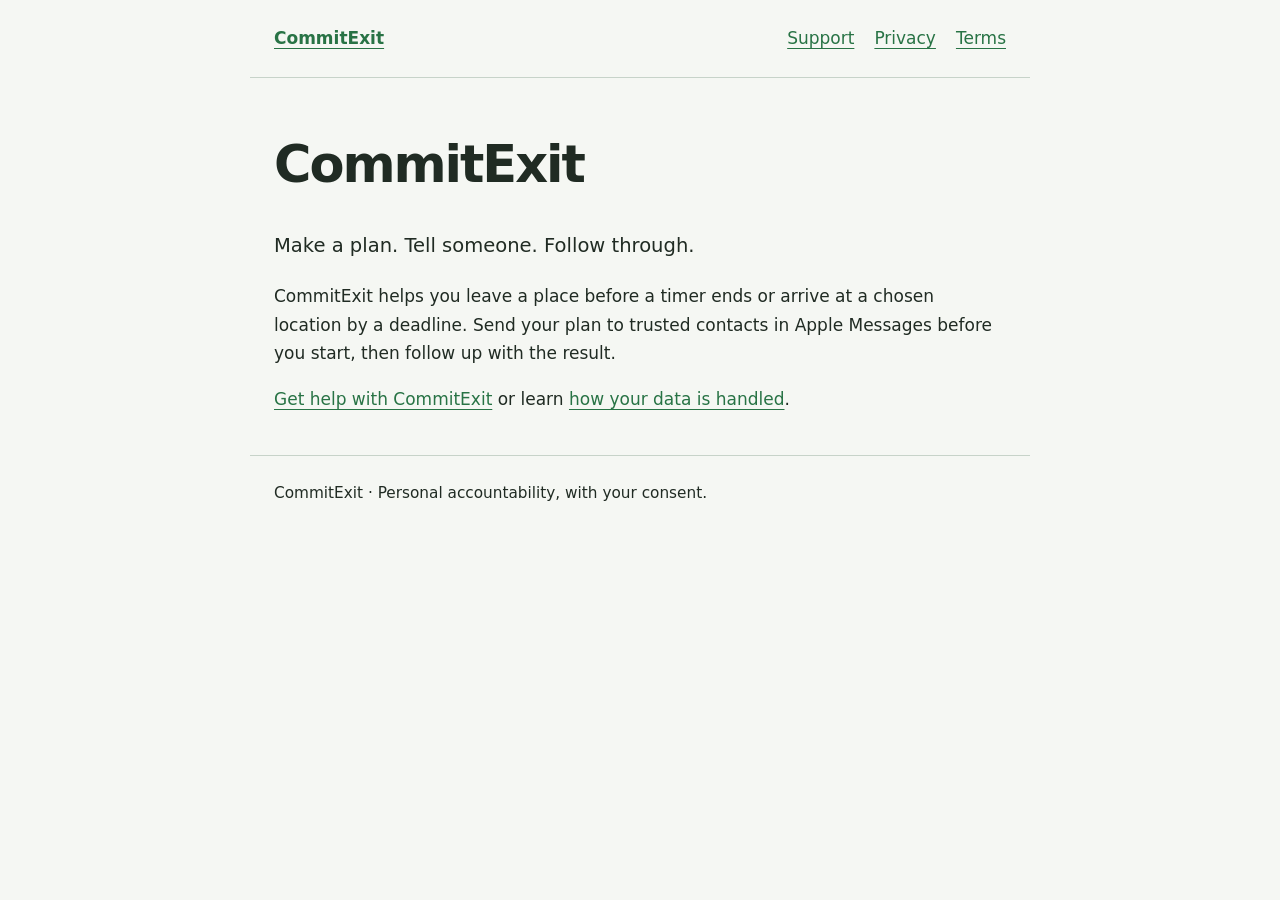
<file: CommitExit/index.html>
<!doctype html>
<html lang="en"><head><meta charset="utf-8"><meta name="viewport" content="width=device-width, initial-scale=1">
<title>CommitExit</title><meta name="description" content="CommitExit — commitments, messages, and privacy.">
<link rel="stylesheet" href="style.css"></head><body>
<header><a href="index.html"><strong>CommitExit</strong></a><nav aria-label="Main navigation"><a href="support.html">Support</a><a href="privacy.html">Privacy</a><a href="terms.html">Terms</a></nav></header>
<main><h1>CommitExit</h1><p class="lead">Make a plan. Tell someone. Follow through.</p>
<p>CommitExit helps you leave a place before a timer ends or arrive at a chosen location by a deadline. Send your plan to trusted contacts in Apple Messages before you start, then follow up with the result.</p>
<p><a href="support.html">Get help with CommitExit</a> or learn <a href="privacy.html">how your data is handled</a>.</p></main><footer>CommitExit · Personal accountability, with your consent.</footer>
</body></html>
</file>
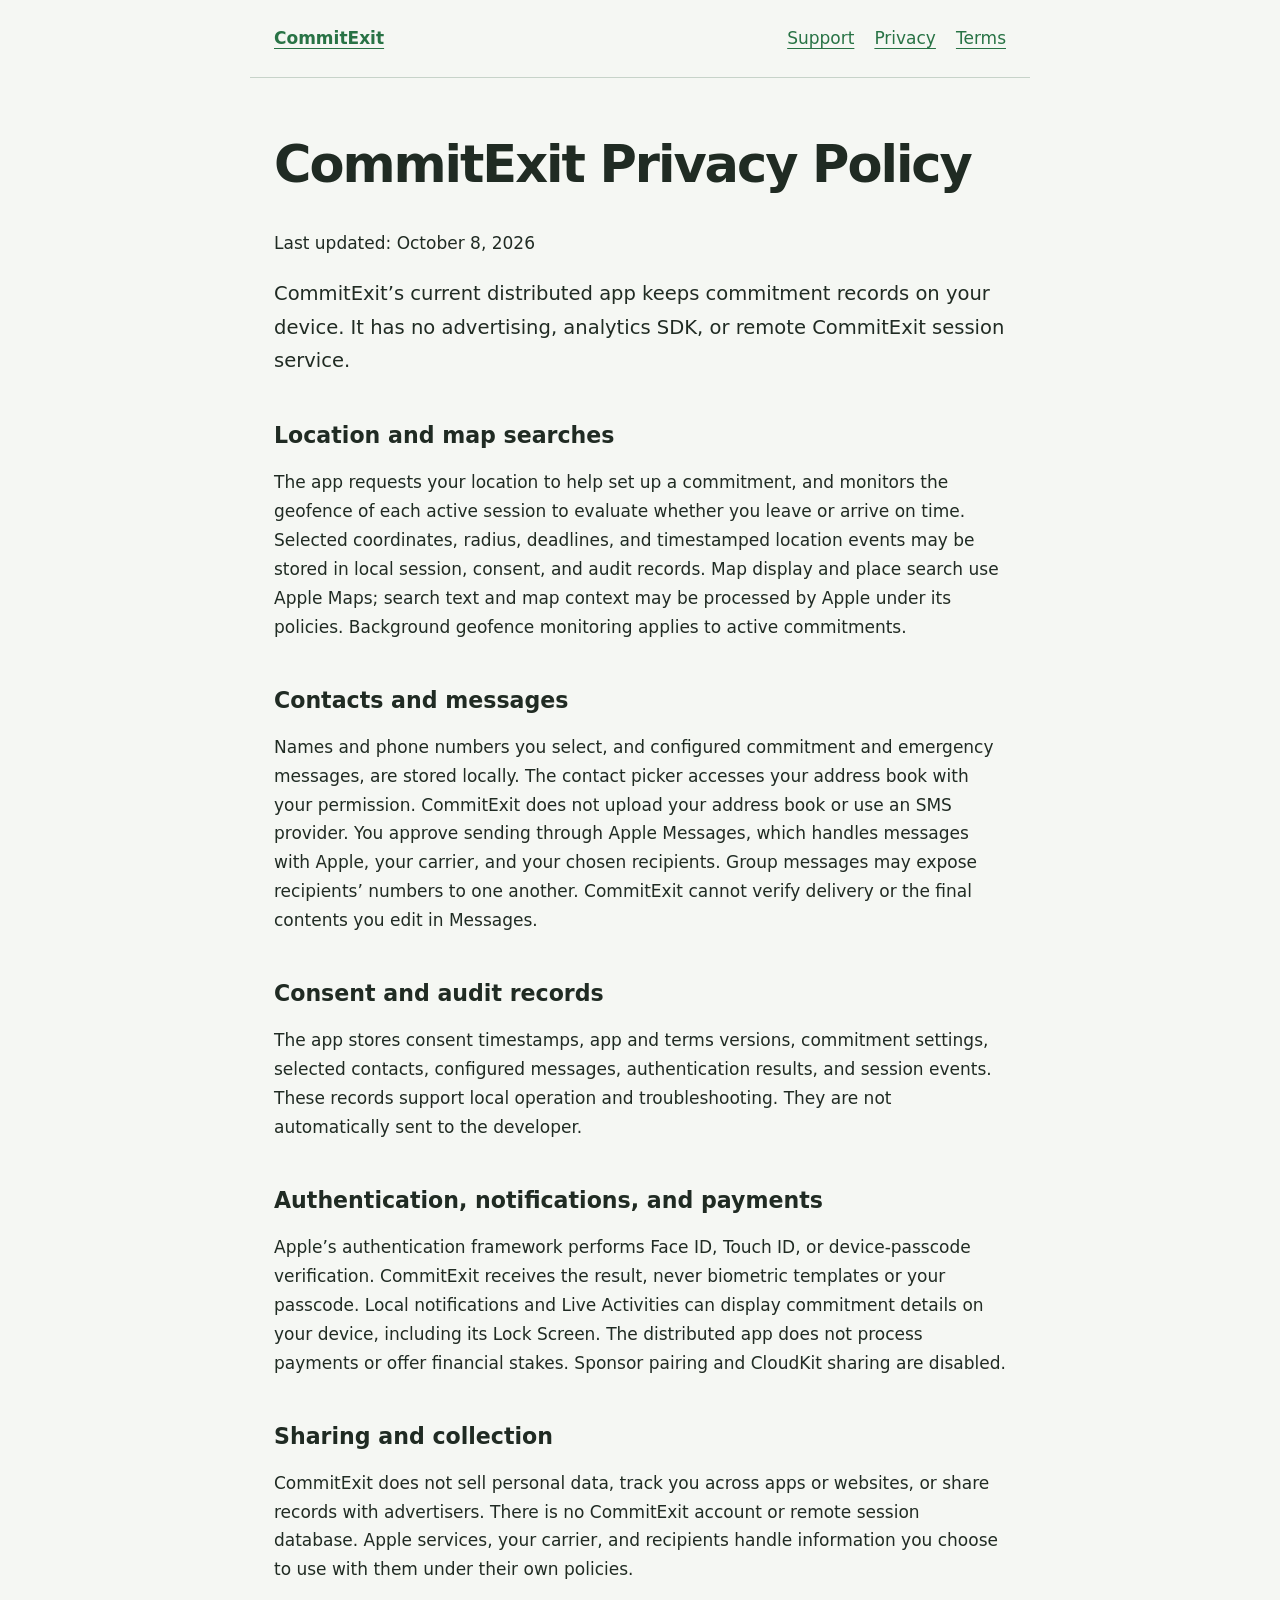
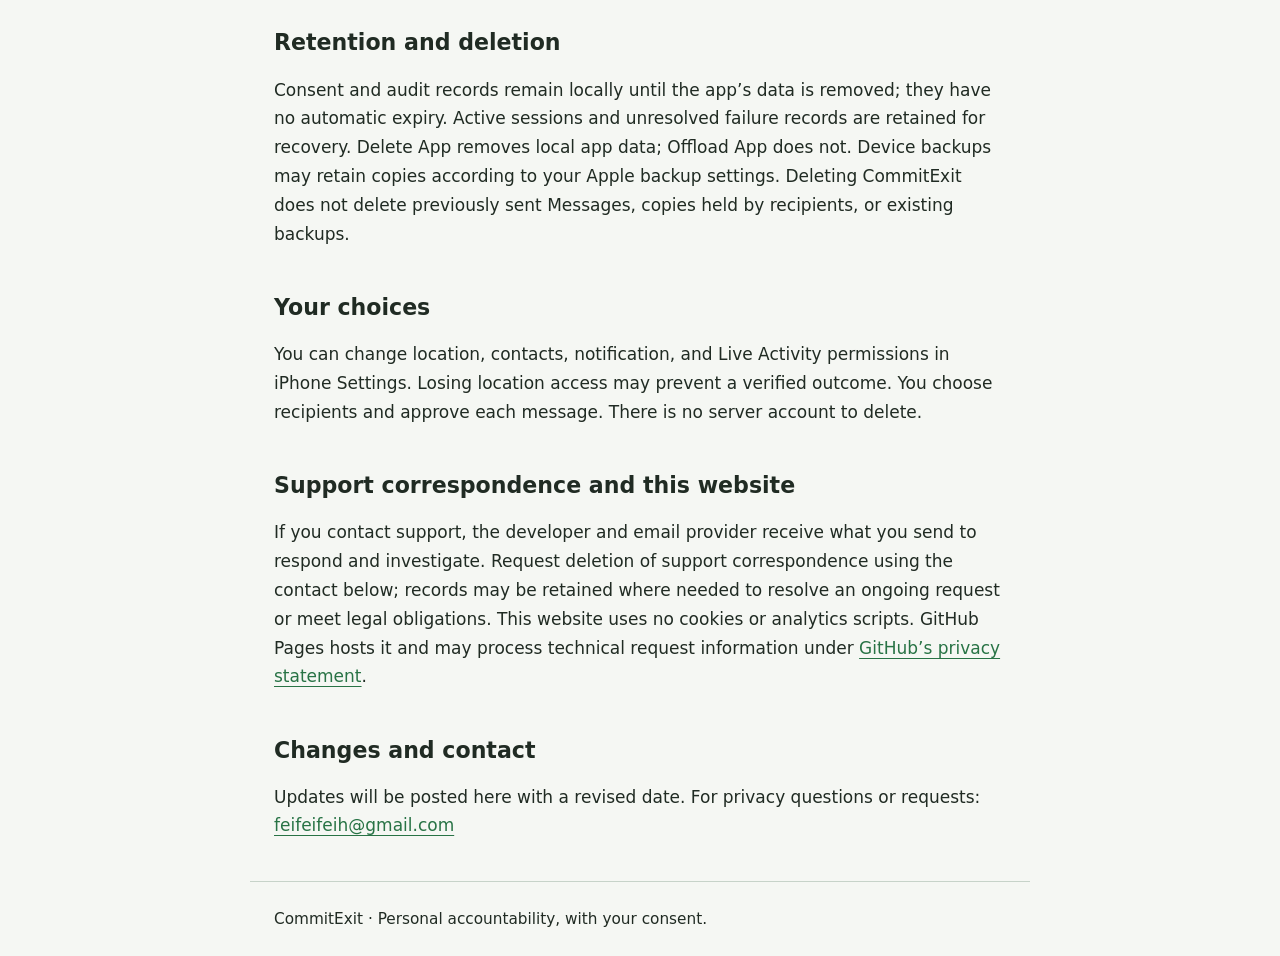
<file: CommitExit/privacy.html>
<!doctype html>
<html lang="en"><head><meta charset="utf-8"><meta name="viewport" content="width=device-width, initial-scale=1">
<title>CommitExit Privacy Policy</title><meta name="description" content="CommitExit Privacy Policy — commitments, messages, and privacy.">
<link rel="stylesheet" href="style.css"></head><body>
<header><a href="index.html"><strong>CommitExit</strong></a><nav aria-label="Main navigation"><a href="support.html">Support</a><a href="privacy.html">Privacy</a><a href="terms.html">Terms</a></nav></header>
<main><h1>CommitExit Privacy Policy</h1><p>Last updated: October 8, 2026</p>
<p class="lead">CommitExit’s current distributed app keeps commitment records on your device. It has no advertising, analytics SDK, or remote CommitExit session service.</p>
<h2>Location and map searches</h2><p>The app requests your location to help set up a commitment, and monitors the geofence of each active session to evaluate whether you leave or arrive on time. Selected coordinates, radius, deadlines, and timestamped location events may be stored in local session, consent, and audit records. Map display and place search use Apple Maps; search text and map context may be processed by Apple under its policies. Background geofence monitoring applies to active commitments.</p>
<h2>Contacts and messages</h2><p>Names and phone numbers you select, and configured commitment and emergency messages, are stored locally. The contact picker accesses your address book with your permission. CommitExit does not upload your address book or use an SMS provider. You approve sending through Apple Messages, which handles messages with Apple, your carrier, and your chosen recipients. Group messages may expose recipients’ numbers to one another. CommitExit cannot verify delivery or the final contents you edit in Messages.</p>
<h2>Consent and audit records</h2><p>The app stores consent timestamps, app and terms versions, commitment settings, selected contacts, configured messages, authentication results, and session events. These records support local operation and troubleshooting. They are not automatically sent to the developer.</p>
<h2>Authentication, notifications, and payments</h2><p>Apple’s authentication framework performs Face ID, Touch ID, or device-passcode verification. CommitExit receives the result, never biometric templates or your passcode. Local notifications and Live Activities can display commitment details on your device, including its Lock Screen. The distributed app does not process payments or offer financial stakes. Sponsor pairing and CloudKit sharing are disabled.</p>
<h2>Sharing and collection</h2><p>CommitExit does not sell personal data, track you across apps or websites, or share records with advertisers. There is no CommitExit account or remote session database. Apple services, your carrier, and recipients handle information you choose to use with them under their own policies.</p>
<h2>Retention and deletion</h2><p>Consent and audit records remain locally until the app’s data is removed; they have no automatic expiry. Active sessions and unresolved failure records are retained for recovery. Delete App removes local app data; Offload App does not. Device backups may retain copies according to your Apple backup settings. Deleting CommitExit does not delete previously sent Messages, copies held by recipients, or existing backups.</p>
<h2>Your choices</h2><p>You can change location, contacts, notification, and Live Activity permissions in iPhone Settings. Losing location access may prevent a verified outcome. You choose recipients and approve each message. There is no server account to delete.</p>
<h2>Support correspondence and this website</h2><p>If you contact support, the developer and email provider receive what you send to respond and investigate. Request deletion of support correspondence using the contact below; records may be retained where needed to resolve an ongoing request or meet legal obligations. This website uses no cookies or analytics scripts. GitHub Pages hosts it and may process technical request information under <a href="https://docs.github.com/en/site-policy/privacy-policies/github-general-privacy-statement">GitHub’s privacy statement</a>.</p>
<h2>Changes and contact</h2><p>Updates will be posted here with a revised date. For privacy questions or requests: <a href="mailto:feifeifeih@gmail.com">feifeifeih@gmail.com</a></p></main><footer>CommitExit · Personal accountability, with your consent.</footer>
</body></html>
</file>
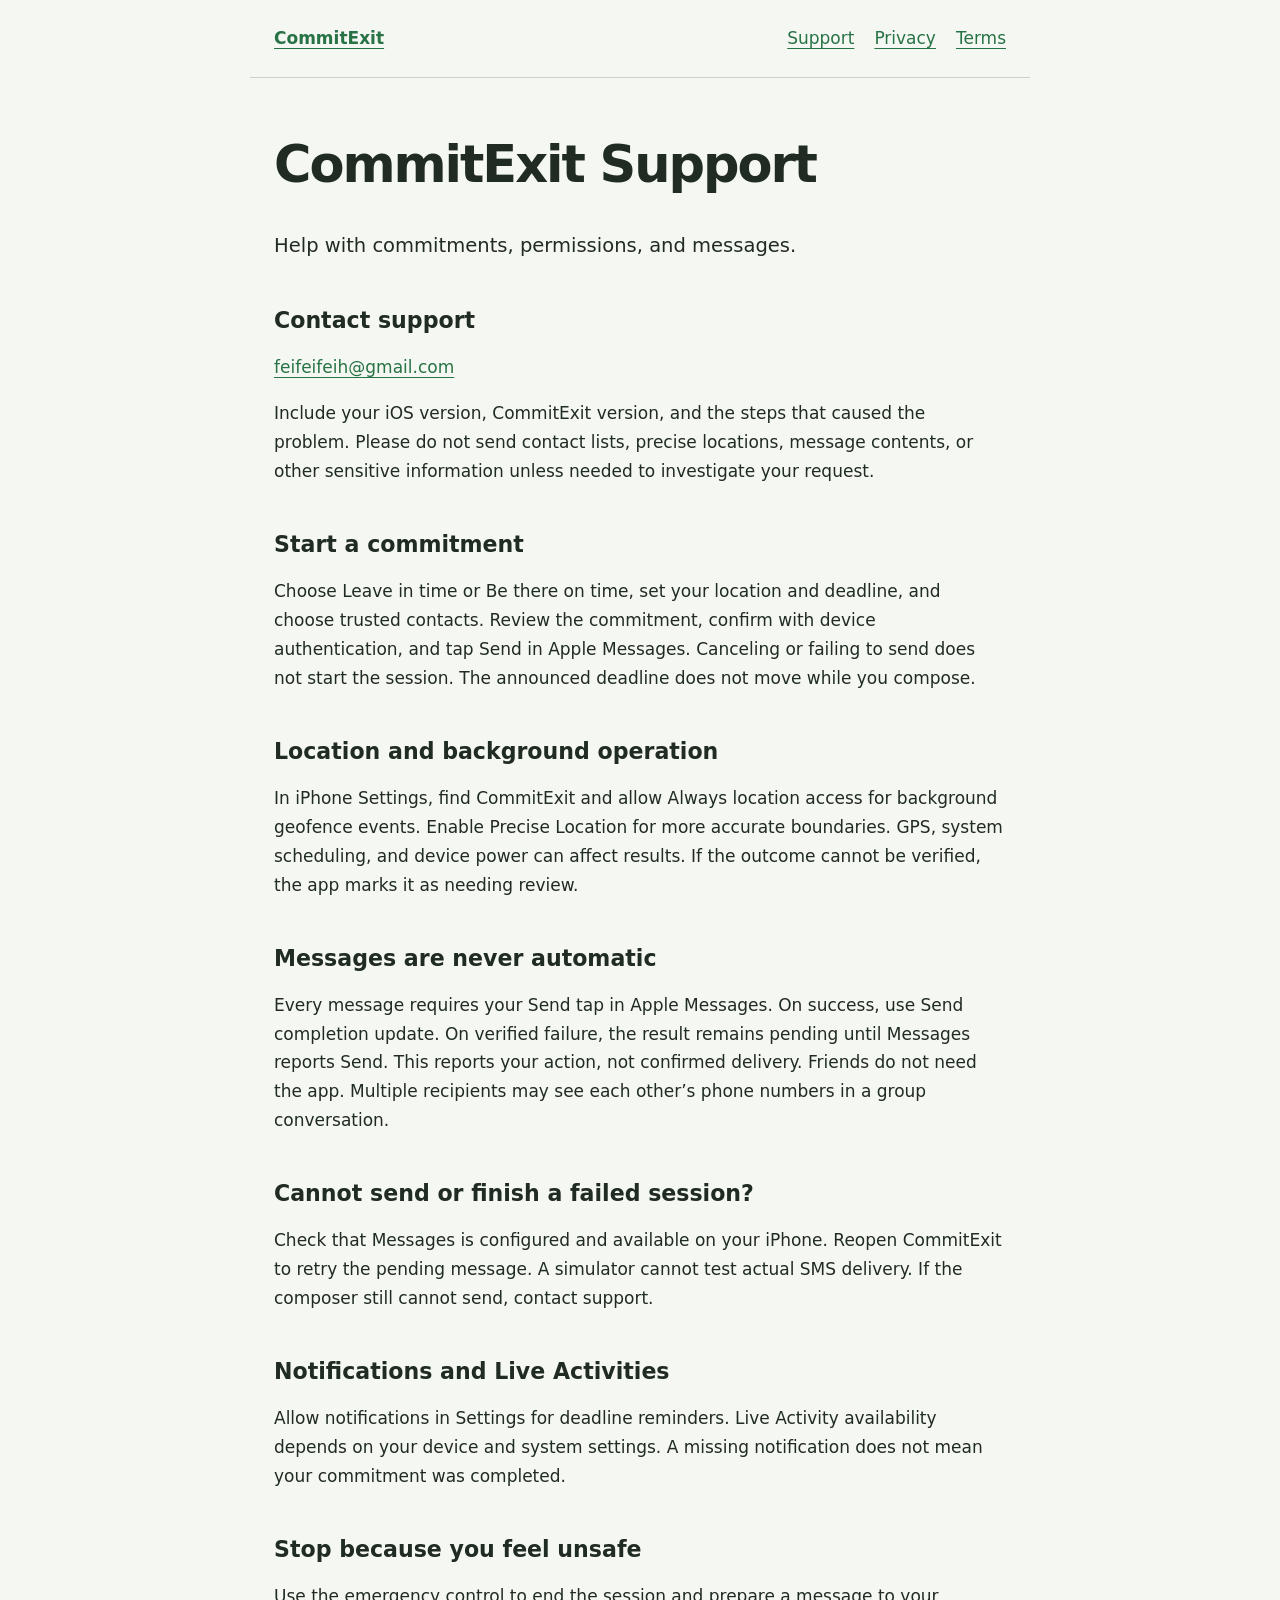
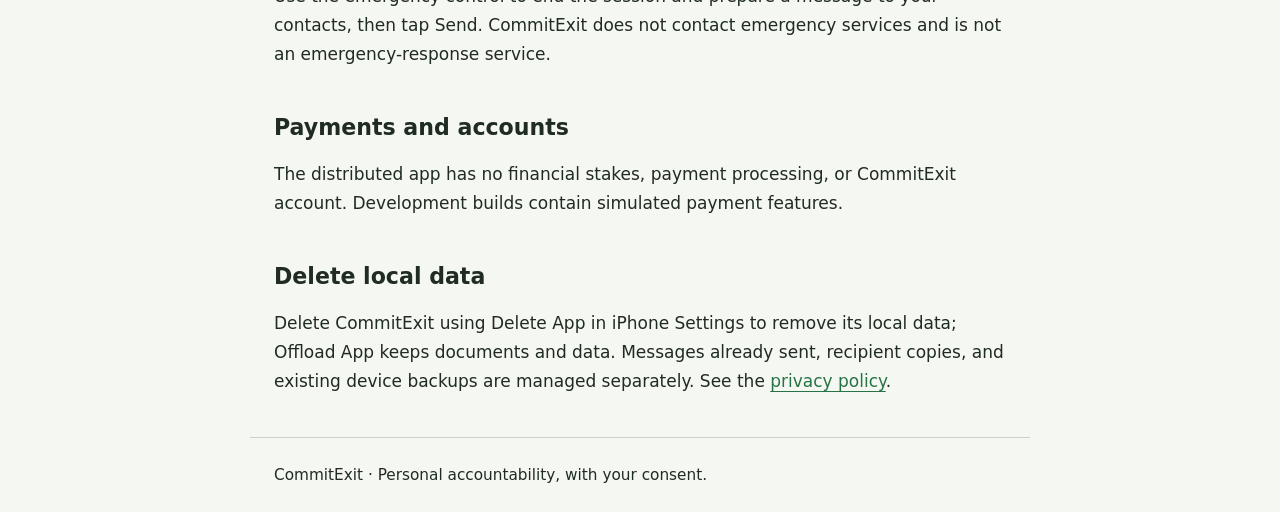
<file: CommitExit/support.html>
<!doctype html>
<html lang="en"><head><meta charset="utf-8"><meta name="viewport" content="width=device-width, initial-scale=1">
<title>CommitExit Support</title><meta name="description" content="CommitExit Support — commitments, messages, and privacy.">
<link rel="stylesheet" href="style.css"></head><body>
<header><a href="index.html"><strong>CommitExit</strong></a><nav aria-label="Main navigation"><a href="support.html">Support</a><a href="privacy.html">Privacy</a><a href="terms.html">Terms</a></nav></header>
<main><h1>CommitExit Support</h1><p class="lead">Help with commitments, permissions, and messages.</p>
<h2>Contact support</h2><p><a href="mailto:feifeifeih@gmail.com">feifeifeih@gmail.com</a></p>
<p>Include your iOS version, CommitExit version, and the steps that caused the problem. Please do not send contact lists, precise locations, message contents, or other sensitive information unless needed to investigate your request.</p>
<h2>Start a commitment</h2><p>Choose Leave in time or Be there on time, set your location and deadline, and choose trusted contacts. Review the commitment, confirm with device authentication, and tap Send in Apple Messages. Canceling or failing to send does not start the session. The announced deadline does not move while you compose.</p>
<h2>Location and background operation</h2><p>In iPhone Settings, find CommitExit and allow Always location access for background geofence events. Enable Precise Location for more accurate boundaries. GPS, system scheduling, and device power can affect results. If the outcome cannot be verified, the app marks it as needing review.</p>
<h2>Messages are never automatic</h2><p>Every message requires your Send tap in Apple Messages. On success, use Send completion update. On verified failure, the result remains pending until Messages reports Send. This reports your action, not confirmed delivery. Friends do not need the app. Multiple recipients may see each other’s phone numbers in a group conversation.</p>
<h2>Cannot send or finish a failed session?</h2><p>Check that Messages is configured and available on your iPhone. Reopen CommitExit to retry the pending message. A simulator cannot test actual SMS delivery. If the composer still cannot send, contact support.</p>
<h2>Notifications and Live Activities</h2><p>Allow notifications in Settings for deadline reminders. Live Activity availability depends on your device and system settings. A missing notification does not mean your commitment was completed.</p>
<h2>Stop because you feel unsafe</h2><p>Use the emergency control to end the session and prepare a message to your contacts, then tap Send. CommitExit does not contact emergency services and is not an emergency-response service.</p>
<h2>Payments and accounts</h2><p>The distributed app has no financial stakes, payment processing, or CommitExit account. Development builds contain simulated payment features.</p>
<h2>Delete local data</h2><p>Delete CommitExit using Delete App in iPhone Settings to remove its local data; Offload App keeps documents and data. Messages already sent, recipient copies, and existing device backups are managed separately. See the <a href="privacy.html">privacy policy</a>.</p></main><footer>CommitExit · Personal accountability, with your consent.</footer>
</body></html>
</file>
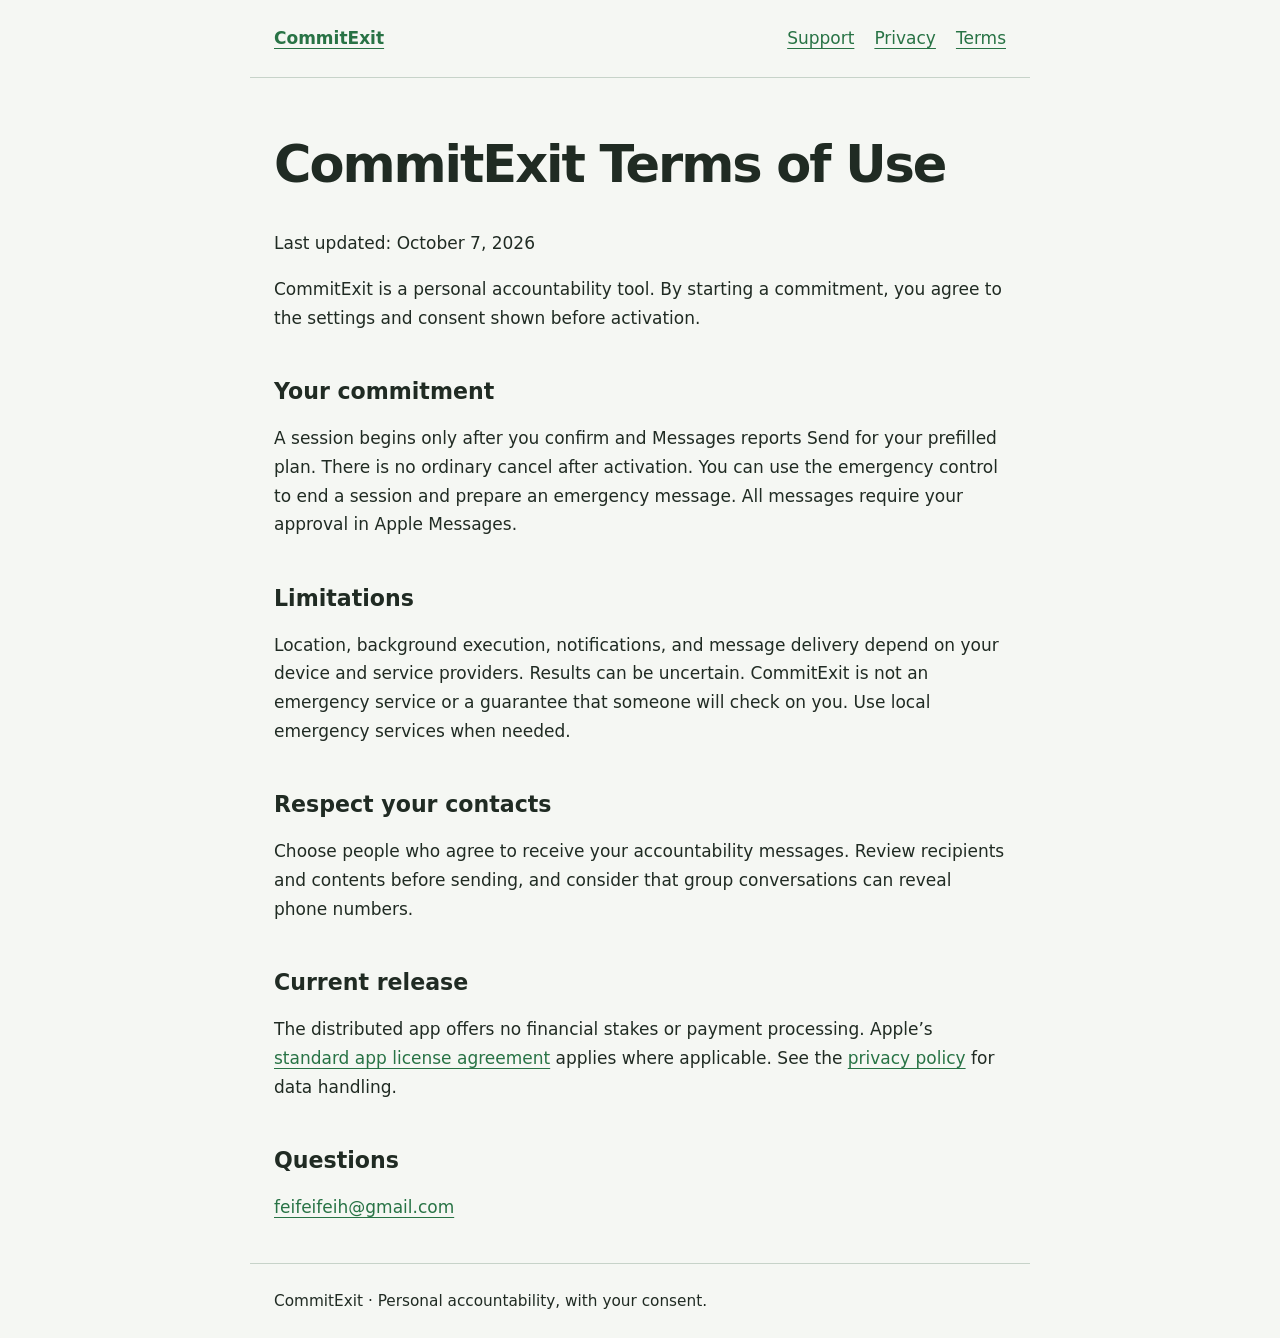
<file: CommitExit/terms.html>
<!doctype html>
<html lang="en"><head><meta charset="utf-8"><meta name="viewport" content="width=device-width, initial-scale=1">
<title>CommitExit Terms of Use</title><meta name="description" content="CommitExit Terms of Use — commitments, messages, and privacy.">
<link rel="stylesheet" href="style.css"></head><body>
<header><a href="index.html"><strong>CommitExit</strong></a><nav aria-label="Main navigation"><a href="support.html">Support</a><a href="privacy.html">Privacy</a><a href="terms.html">Terms</a></nav></header>
<main><h1>CommitExit Terms of Use</h1><p>Last updated: October 7, 2026</p>
<p>CommitExit is a personal accountability tool. By starting a commitment, you agree to the settings and consent shown before activation.</p>
<h2>Your commitment</h2><p>A session begins only after you confirm and Messages reports Send for your prefilled plan. There is no ordinary cancel after activation. You can use the emergency control to end a session and prepare an emergency message. All messages require your approval in Apple Messages.</p>
<h2>Limitations</h2><p>Location, background execution, notifications, and message delivery depend on your device and service providers. Results can be uncertain. CommitExit is not an emergency service or a guarantee that someone will check on you. Use local emergency services when needed.</p>
<h2>Respect your contacts</h2><p>Choose people who agree to receive your accountability messages. Review recipients and contents before sending, and consider that group conversations can reveal phone numbers.</p>
<h2>Current release</h2><p>The distributed app offers no financial stakes or payment processing. Apple’s <a href="https://www.apple.com/legal/internet-services/itunes/dev/stdeula/">standard app license agreement</a> applies where applicable. See the <a href="privacy.html">privacy policy</a> for data handling.</p>
<h2>Questions</h2><p><a href="mailto:feifeifeih@gmail.com">feifeifeih@gmail.com</a></p></main><footer>CommitExit · Personal accountability, with your consent.</footer>
</body></html>
</file>
<file: CommitExit/style.css>
:root { color-scheme: light dark; font: 17px/1.7 system-ui, sans-serif; --accent: #287345; }
* { box-sizing: border-box; }
body { margin: 0; background: #f5f7f3; color: #202b23; }
header, main, footer { max-width: 780px; margin: auto; padding: 24px; }
header { display: flex; flex-wrap: wrap; justify-content: space-between; gap: 16px; border-bottom: 1px solid #c7d3c9; }
nav { display: flex; flex-wrap: wrap; gap: 20px; }
a { color: var(--accent); text-underline-offset: 4px; }
a:focus-visible { outline: 3px solid var(--accent); outline-offset: 5px; }
h1 { font-size: clamp(2rem, 7vw, 3rem); line-height: 1.15; letter-spacing: -.04em; }
h2 { font-size: 1.3rem; margin-top: 2em; line-height: 1.3; }
.lead { font-size: 1.15rem; }
footer { border-top: 1px solid #c7d3c9; font-size: .9rem; }
@media (prefers-color-scheme: dark) {
  :root { --accent: #8cdb9e; }
  body { background: #142019; color: #e2ede4; }
}
</file>
